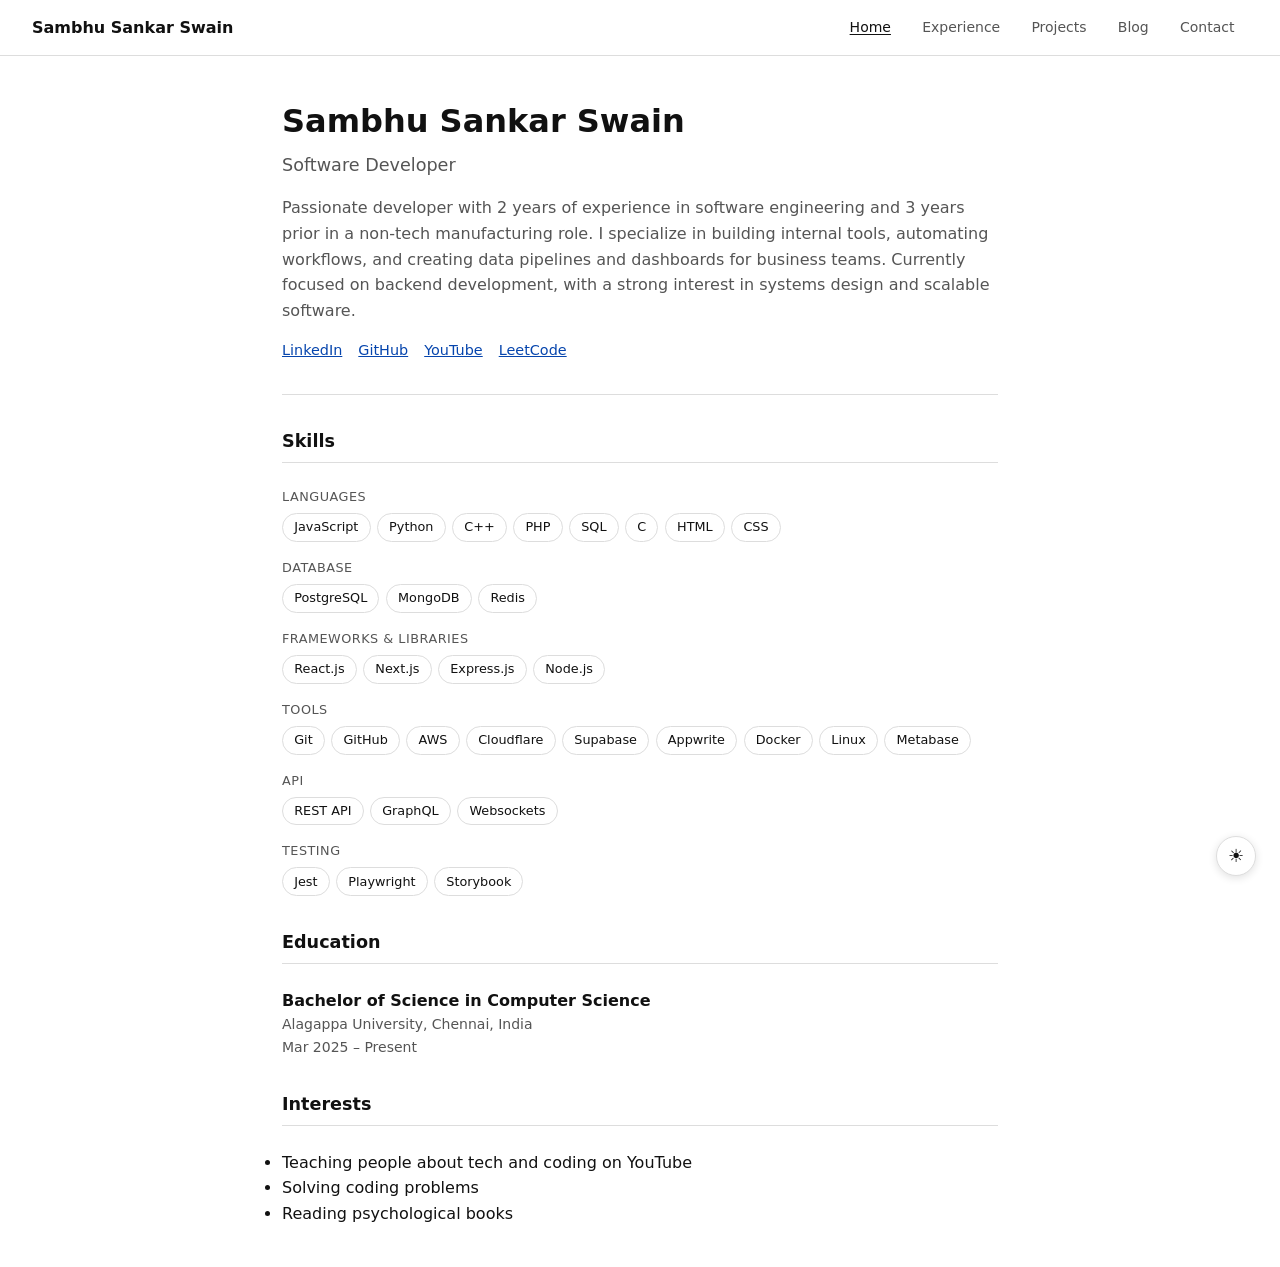
<file: index.html>
<!DOCTYPE html>
<html lang="en">
<head>
  <meta charset="UTF-8">
  <meta name="viewport" content="width=device-width, initial-scale=1.0">
  <title>Sambhu Sankar Swain — Software Developer</title>
  <meta name="description" content="Sambhu Sankar Swain is a Software Developer based in Chennai, India, specializing in backend development, internal tools, ETL pipelines, and full-stack web applications.">
  <meta name="author" content="Sambhu Sankar Swain">
  <meta name="robots" content="index, follow">
  <link rel="canonical" href="https://dev.sankar.com/">

  <!-- Open Graph -->
  <meta property="og:type" content="website">
  <meta property="og:url" content="https://dev.sankar.com/">
  <meta property="og:title" content="Sambhu Sankar Swain — Software Developer">
  <meta property="og:description" content="Passionate developer specializing in backend development, internal tools, ETL pipelines, and full-stack web applications. Based in Chennai, India.">
  <meta property="og:locale" content="en_IN">

  <!-- Twitter Card -->
  <meta name="twitter:card" content="summary">
  <meta name="twitter:title" content="Sambhu Sankar Swain — Software Developer">
  <meta name="twitter:description" content="Passionate developer specializing in backend development, internal tools, ETL pipelines, and full-stack web applications. Based in Chennai, India.">

  <!-- JSON-LD Structured Data -->
  <script type="application/ld+json">
  {
    "@context": "https://schema.org",
    "@type": "Person",
    "name": "Sambhu Sankar Swain",
    "jobTitle": "Software Developer",
    "description": "Passionate developer with 2 years of experience in software engineering specializing in building internal tools, automating workflows, and creating data pipelines and dashboards.",
    "url": "https://dev.sankar.com/",
    "email": "sambhusankarswain@gmail.com",
    "address": {
      "@type": "PostalAddress",
      "addressLocality": "Chennai",
      "addressCountry": "IN"
    },
    "sameAs": [
      "https://www.linkedin.com/in/s-sankar-swain-b9821a270",
      "https://github.com/sambhusankar",
      "https://www.youtube.com/@sankar_dev",
      "https://leetcode.com/u/sambhusankarswain/"
    ],
    "knowsAbout": ["JavaScript", "Python", "React.js", "Next.js", "Node.js", "PostgreSQL", "ETL pipelines", "Full Stack Development"]
  }
  </script>

  <link rel="icon" href="data:image/svg+xml,<svg xmlns='http://www.w3.org/2000/svg' viewBox='0 0 100 100'><text y='.9em' font-size='90'>S</text></svg>">
  <link rel="stylesheet" href="styles.css">
</head>
<body>

  <button id="theme-toggle" aria-label="Toggle dark mode">☀</button>

  <nav id="navbar">
    <div class="nav-brand" id="nav-brand">Portfolio</div>
    <button class="nav-toggle" id="nav-toggle" aria-label="Toggle menu">
      <span></span><span></span><span></span>
    </button>
    <ul class="nav-links" id="nav-links">
      <li><a href="#" class="nav-link active" data-tab="home">Home</a></li>
      <li><a href="#" class="nav-link" data-tab="experience">Experience</a></li>
      <li><a href="#" class="nav-link" data-tab="projects">Projects</a></li>
      <li><a href="#" class="nav-link" data-tab="blogs">Blog</a></li>
      <li><a href="#" class="nav-link" data-tab="contact">Contact</a></li>
    </ul>
  </nav>

  <main id="main">

    <!-- HOME -->
    <section id="tab-home" class="tab active">
      <div class="container">
        <div class="hero">
          <h1 id="hero-name">Sambhu Sankar Swain</h1>
          <p id="hero-role" class="hero-role">Software Developer</p>
          <p id="hero-summary" class="hero-summary">Passionate developer with 2 years of experience in software engineering and 3 years prior in a non-tech manufacturing role. I specialize in building internal tools, automating workflows, and creating data pipelines and dashboards for business teams. Currently focused on backend development, with a strong interest in systems design and scalable software.</p>
          <div id="hero-links" class="hero-links"></div>
        </div>

        <h2>Skills</h2>
        <div id="home-skills"></div>

        <h2 style="margin-top:2rem">Education</h2>
        <div id="home-education"></div>

        <h2 style="margin-top:2rem">Interests</h2>
        <div id="home-interests"></div>
      </div>
    </section>

    <!-- EXPERIENCE -->
    <section id="tab-experience" class="tab">
      <div class="container">
        <h2>Experience</h2>
        <div id="experience-list"></div>
      </div>
    </section>

    <!-- PROJECTS -->
    <section id="tab-projects" class="tab">
      <div class="container">
        <h2>Projects</h2>
        <div id="projects-list"></div>
      </div>
    </section>


<!-- BLOG -->
    <section id="tab-blogs" class="tab">
      <div class="container">
        <h2>Blog</h2>
        <div id="blogs-list"></div>
      </div>
    </section>

    <!-- CONTACT -->
    <section id="tab-contact" class="tab">
      <div class="container">
        <h2>Contact</h2>
        <div id="contact-content"></div>
      </div>
    </section>

  </main>

<script src="script.js"></script>
</body>
</html>
</file>
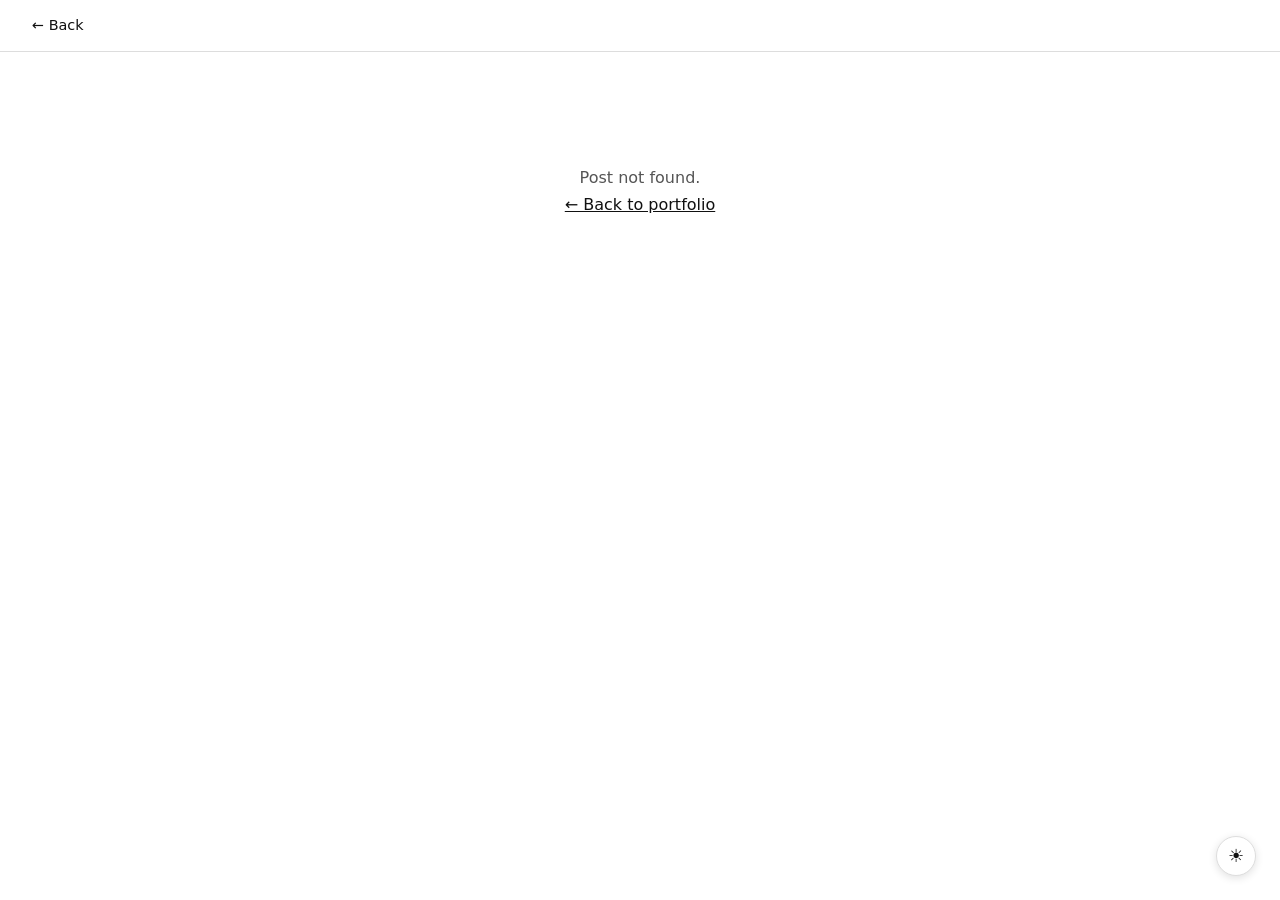
<file: blog/post.html>
<!DOCTYPE html>
<html lang="en">
<head>
  <meta charset="UTF-8">
  <meta name="viewport" content="width=device-width, initial-scale=1.0">
  <title>Blog Post</title>
  <link rel="stylesheet" href="post.css">
</head>
<body>
  <button id="theme-toggle" aria-label="Toggle dark mode">☀</button>

  <nav id="topbar">
    <a href="../index.html" id="back-link">← Back</a>
  </nav>

  <main id="post-main">
    <p id="loading">Loading…</p>
  </main>

  <script src="post.js"></script>
</body>
</html>
</file>
<file: styles.css>
/* ===== RESET ===== */
*, *::before, *::after { box-sizing: border-box; margin: 0; padding: 0; }

/* ===== THEME VARIABLES ===== */
:root {
  --bg:      #fff;
  --text:    #111;
  --muted:   #555;
  --border:  #ddd;
  --border2: #eee;
  --nav-bg:  #fff;
  --pill-bg: transparent;
}

body.dark {
  --bg:      #111;
  --text:    #eee;
  --muted:   #aaa;
  --border:  #333;
  --border2: #222;
  --nav-bg:  #111;
  --pill-bg: transparent;
}

body {
  background: var(--bg);
  color: var(--text);
  font-family: 'Segoe UI', system-ui, -apple-system, sans-serif;
  font-size: 16px;
  line-height: 1.6;
  transition: background 0.2s, color 0.2s;
}

a { color: #0645ad; text-decoration: underline; }

/* ===== NAVBAR ===== */
#navbar {
  position: sticky;
  top: 0;
  background: var(--nav-bg);
  border-bottom: 1px solid var(--border);
  display: flex;
  align-items: center;
  justify-content: space-between;
  padding: 0 2rem;
  height: 56px;
  z-index: 100;
  transition: background 0.2s;
}

.nav-brand {
  font-weight: 700;
  font-size: 1rem;
  color: var(--text);
  cursor: default;
}

.nav-links {
  display: flex;
  list-style: none;
  gap: 0.25rem;
}

.nav-link {
  padding: 0.4rem 0.85rem;
  font-size: 0.875rem;
  color: var(--muted);
  text-decoration: none;
  cursor: pointer;
}

.nav-link.active { color: var(--text); text-decoration: underline; }

/* theme toggle — fixed bottom-right */
#theme-toggle {
  position: fixed;
  bottom: 1.5rem;
  right: 1.5rem;
  z-index: 200;
  width: 40px;
  height: 40px;
  border-radius: 50%;
  border: 1px solid var(--border);
  background: var(--bg);
  color: var(--text);
  font-size: 1.1rem;
  cursor: pointer;
  display: flex;
  align-items: center;
  justify-content: center;
  transition: background 0.15s, border-color 0.15s;
  box-shadow: 0 2px 8px rgba(0,0,0,0.12);
}

/* hamburger */
.nav-toggle {
  display: none;
  flex-direction: column;
  gap: 5px;
  background: none;
  border: none;
  cursor: pointer;
  padding: 4px;
}
.nav-toggle span {
  display: block;
  width: 22px;
  height: 2px;
  background: var(--text);
  border-radius: 2px;
}

/* ===== LAYOUT ===== */
.tab { display: none; }
.tab.active { display: block; }

.container {
  max-width: 780px;
  margin: 0 auto;
  padding: 2.5rem 2rem;
}

/* ===== TYPOGRAPHY ===== */
h1 { font-size: 1.75rem; margin-bottom: 0.25rem; }
h2 { font-size: 1.1rem; margin-bottom: 1.5rem; border-bottom: 1px solid var(--border); padding-bottom: 0.4rem; }
h3 { font-size: 1rem; }

.page-subtitle { color: var(--muted); margin-bottom: 2rem; }

/* ===== HOME / HERO ===== */
.hero { padding-bottom: 2rem; margin-bottom: 2rem; border-bottom: 1px solid var(--border); }
.hero h1 { font-size: 2rem; }
.hero-role { font-size: 1.1rem; color: var(--muted); margin-bottom: 1rem; }
.hero-summary { max-width: 780px; color: var(--muted); }
.hero-links { margin-top: 1rem; display: flex; gap: 1rem; flex-wrap: wrap; font-size: 0.9rem; }

/* ===== SKILLS ===== */
.skills-group { margin-bottom: 1rem; }
.skills-label { font-size: 0.8rem; text-transform: uppercase; letter-spacing: 0.5px; color: var(--muted); margin-bottom: 0.35rem; }
.pills { display: flex; flex-wrap: wrap; gap: 0.4rem; }
.pill {
  padding: 0.2rem 0.7rem;
  border: 1px solid var(--border);
  border-radius: 20px;
  font-size: 0.8rem;
  color: var(--text);
}

/* ===== EDUCATION ===== */
.edu-entry { margin-bottom: 1.25rem; }
.edu-degree { font-weight: 600; }
.edu-meta { font-size: 0.875rem; color: var(--muted); }

/* ===== EXPERIENCE ===== */
.exp-entry { margin-bottom: 2rem; }
.exp-header { display: flex; justify-content: space-between; align-items: baseline; flex-wrap: wrap; gap: 0.25rem; margin-bottom: 0.25rem; }
.exp-position { font-weight: 600; }
.exp-dates { font-size: 0.85rem; color: var(--muted); }
.exp-company { font-size: 0.9rem; color: var(--muted); margin-bottom: 0.5rem; }
.exp-description { margin-bottom: 0.5rem; font-size: 0.95rem; }
.exp-highlights { padding-left: 1.25rem; font-size: 0.9rem; }
.exp-highlights li { margin-bottom: 0.25rem; }

/* ===== PROJECTS ===== */
.project-entry { margin-bottom: 1.75rem; padding-bottom: 1.75rem; border-bottom: 1px solid var(--border2); }
.project-entry:last-child { border-bottom: none; }
.project-header { display: flex; justify-content: space-between; align-items: baseline; flex-wrap: wrap; gap: 0.5rem; margin-bottom: 0.4rem; }
.project-name { font-weight: 600; }
.project-links { font-size: 0.85rem; display: flex; gap: 0.75rem; }
.project-desc { font-size: 0.95rem; margin-bottom: 0.5rem; color: var(--muted); }
.project-techs { display: flex; flex-wrap: wrap; gap: 0.4rem; }
.project-tech { font-size: 0.78rem; padding: 0.15rem 0.5rem; border: 1px solid var(--border); border-radius: 3px; color: var(--muted); }

/* ===== BLOGS ===== */
.blog-entry { margin-bottom: 1.75rem; padding-bottom: 1.75rem; border-bottom: 1px solid var(--border2); }
.blog-entry:last-child { border-bottom: none; }
.blog-header { display: flex; justify-content: space-between; align-items: baseline; flex-wrap: wrap; gap: 0.5rem; margin-bottom: 0.35rem; }
.blog-title { font-weight: 600; font-size: 1rem; }
.blog-date { font-size: 0.85rem; color: var(--muted); }
.blog-summary { font-size: 0.95rem; color: var(--muted); margin-bottom: 0.4rem; }
.blog-tags { display: flex; flex-wrap: wrap; gap: 0.4rem; }
.blog-tag { font-size: 0.78rem; padding: 0.1rem 0.5rem; border: 1px solid var(--border); border-radius: 3px; color: var(--muted); }

/* ===== CONTACT ===== */
.contact-list { list-style: none; display: flex; flex-direction: column; gap: 0.6rem; font-size: 0.95rem; }
.contact-list li { display: flex; gap: 0.5rem; }
.contact-label { color: var(--muted); min-width: 80px; }

/* ===== EMPTY STATE ===== */
.empty-state { color: var(--muted); font-size: 0.9rem; padding: 2rem 0; }

/* ===== RESPONSIVE ===== */
@media (max-width: 640px) {
  .nav-toggle { display: flex; }
  .nav-links {
    display: none;
    position: fixed;
    top: 56px; left: 0; right: 0;
    background: var(--nav-bg);
    border-bottom: 1px solid var(--border);
    flex-direction: column;
    padding: 0.75rem 1rem;
    gap: 0.1rem;
  }
  .nav-links.open { display: flex; }
  .nav-link { padding: 0.6rem 0.75rem; }
  .container { padding: 2rem 1.25rem; }
  .exp-header { flex-direction: column; }
}
</file>
<file: blog/post.css>
*, *::before, *::after { box-sizing: border-box; margin: 0; padding: 0; }

:root {
  --bg:     #fff;
  --text:   #111;
  --muted:  #555;
  --border: #ddd;
}

body.dark {
  --bg:     #111;
  --text:   #eee;
  --muted:  #aaa;
  --border: #333;
}

body {
  background: var(--bg);
  color: var(--text);
  font-family: 'Segoe UI', system-ui, -apple-system, sans-serif;
  font-size: 16px;
  line-height: 1.7;
  transition: background 0.2s, color 0.2s;
}

a { color: var(--text); text-decoration: underline; }
a:hover { opacity: 0.6; }

/* ── topbar ── */
#topbar {
  position: sticky;
  top: 0;
  background: var(--bg);
  border-bottom: 1px solid var(--border);
  display: flex;
  align-items: center;
  justify-content: space-between;
  padding: 0 2rem;
  height: 52px;
  z-index: 10;
  transition: background 0.2s;
}

#back-link { font-size: 0.9rem; text-decoration: none; }
#back-link:hover { opacity: 0.6; }

#theme-toggle {
  position: fixed;
  bottom: 1.5rem;
  right: 1.5rem;
  z-index: 200;
  width: 40px;
  height: 40px;
  border-radius: 50%;
  border: 1px solid var(--border);
  background: var(--bg);
  color: var(--text);
  font-size: 1.1rem;
  cursor: pointer;
  display: flex;
  align-items: center;
  justify-content: center;
  transition: background 0.15s, border-color 0.15s;
  box-shadow: 0 2px 8px rgba(0,0,0,0.12);
}
#theme-toggle:hover { background: var(--border); }

/* ── post body ── */
#post-main {
  max-width: 680px;
  margin: 0 auto;
  padding: 3rem 2rem;
}

.post-title {
  font-size: 2rem;
  line-height: 1.2;
  margin-bottom: 0.5rem;
}

.post-meta {
  font-size: 0.875rem;
  color: var(--muted);
  margin-bottom: 0.75rem;
  display: flex;
  gap: 1rem;
  flex-wrap: wrap;
}

.post-tags {
  display: flex;
  flex-wrap: wrap;
  gap: 0.4rem;
  margin-bottom: 2rem;
  padding-bottom: 2rem;
  border-bottom: 1px solid var(--border);
}

.post-tag {
  font-size: 0.78rem;
  padding: 0.1rem 0.5rem;
  border: 1px solid var(--border);
  border-radius: 3px;
  color: var(--muted);
}

.post-content {
  font-size: 1rem;
  color: var(--text);
}

.post-content p  { margin-bottom: 1.25rem; }
.post-content h2 { font-size: 1.25rem; margin: 2rem 0 0.75rem; }
.post-content h3 { font-size: 1.05rem; margin: 1.5rem 0 0.5rem; }
.post-content ul,
.post-content ol { padding-left: 1.5rem; margin-bottom: 1.25rem; }
.post-content li { margin-bottom: 0.35rem; }
.post-content pre {
  background: var(--border);
  padding: 1rem;
  border-radius: 4px;
  overflow-x: auto;
  margin-bottom: 1.25rem;
  font-size: 0.875rem;
}
.post-content code {
  font-family: 'Consolas', 'Courier New', monospace;
  font-size: 0.9em;
}
.post-content blockquote {
  border-left: 3px solid var(--border);
  padding-left: 1rem;
  color: var(--muted);
  margin-bottom: 1.25rem;
}

.not-found { color: var(--muted); padding: 4rem 0; text-align: center; }

@media (max-width: 640px) {
  #topbar { padding: 0 1rem; }
  #post-main { padding: 2rem 1.25rem; }
  .post-title { font-size: 1.5rem; }
}
</file>
